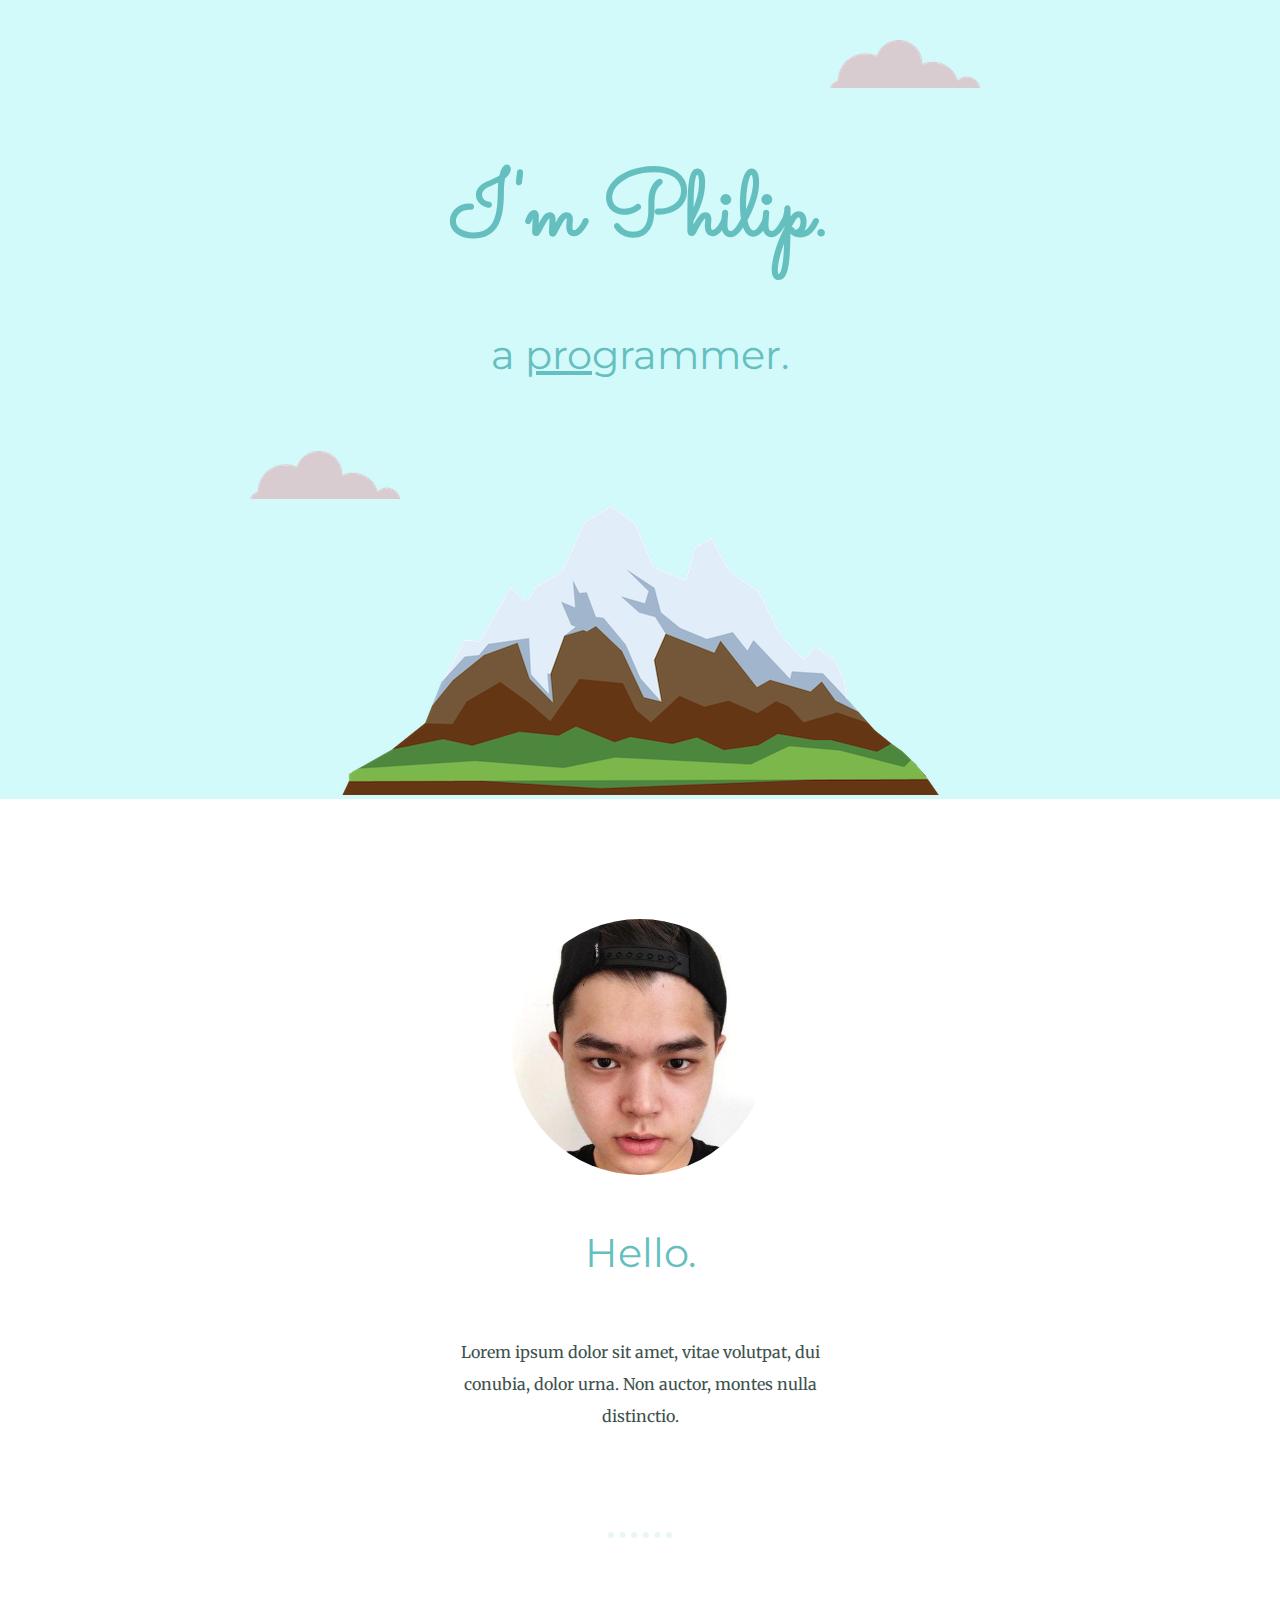
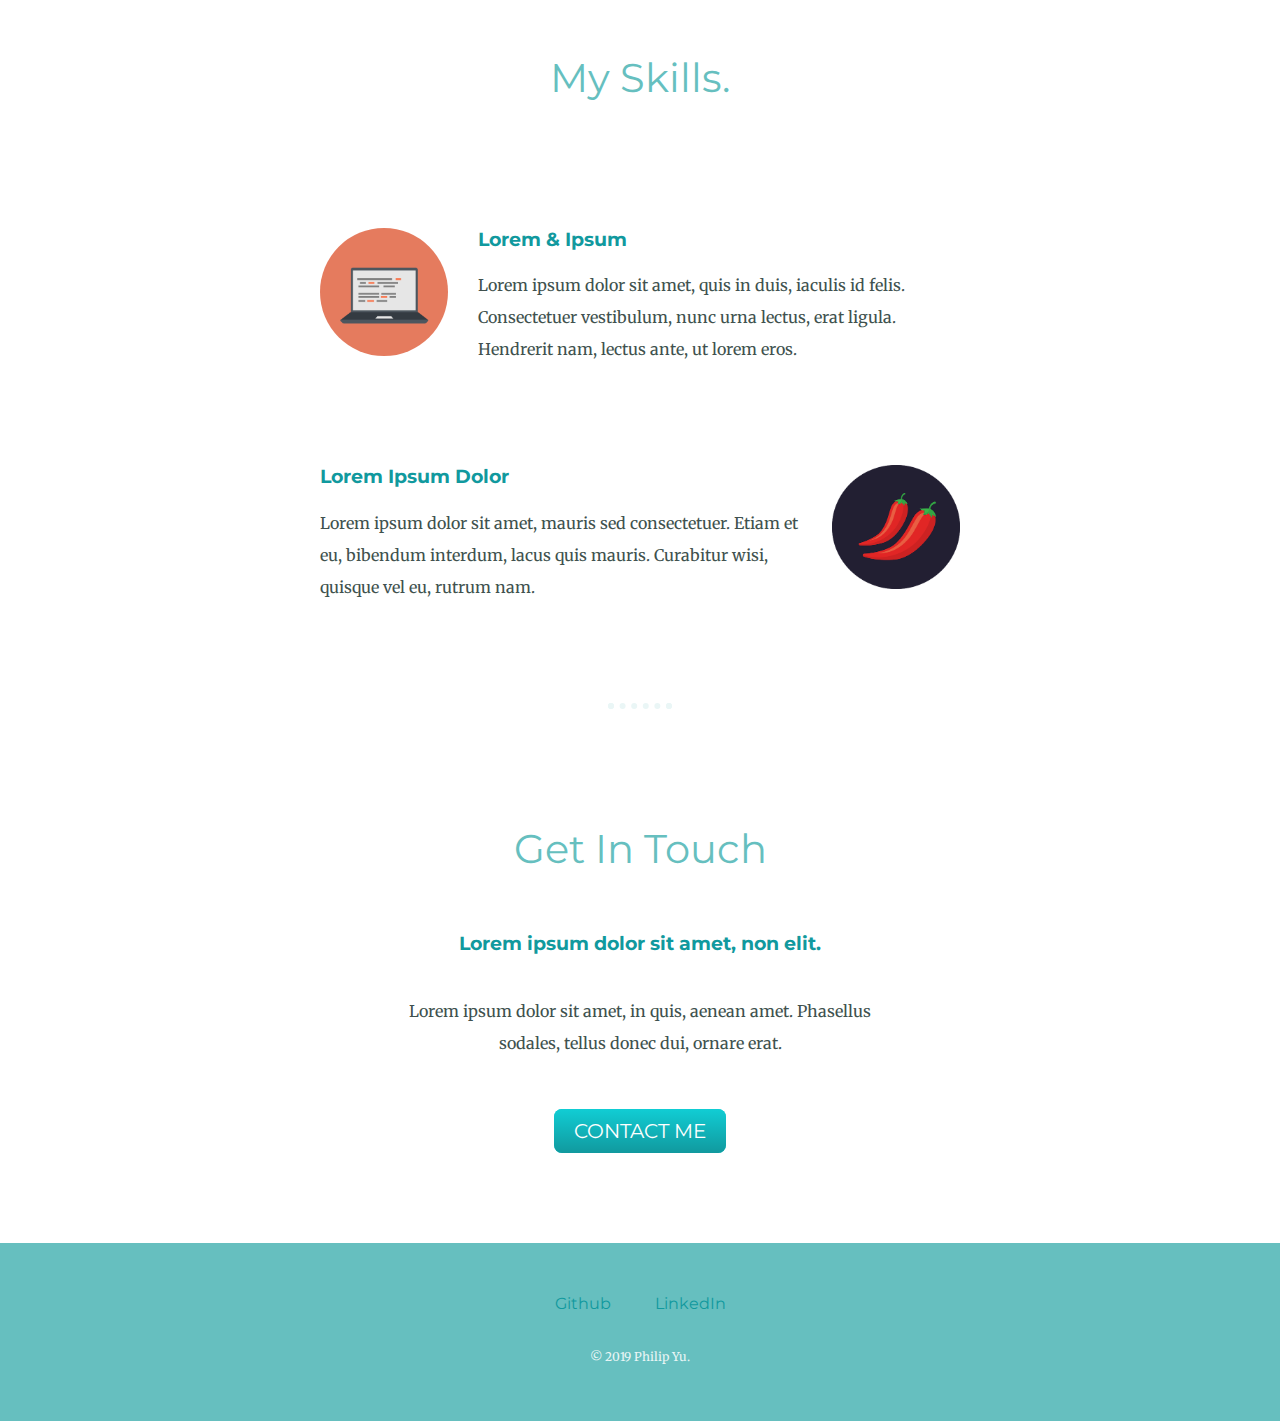
<file: index.html>
<!DOCTYPE html>
<html lang="en" dir="ltr">

<head>
  <meta charset="utf-8">
  <title>Philip Yu</title>
  <link rel="stylesheet" href="css/styles.css">
  <link rel="icon" href="favicon.ico">
  <link href="https://fonts.googleapis.com/css?family=Merriweather|Montserrat|Sacramento&display=swap" rel="stylesheet">
</head>

<body>
  <div class="top-container">
    <img class="top-cloud" src="images/cloud.png" alt="cloud-img">
    <h1>I'm Philip.</h1>
    <h2>a <span class="pro">pro</span>grammer.</h2>
    <img class="bottom-cloud" src="images/cloud.png" alt="cloud-img">
    <img src="images/mountain.png" alt="mountain-img">
  </div>

  <div class="middle-container">
    <div class="profile">
      <br>
      <img class="profile-img" src="images/philip.jpeg" alt="profile-img">
      <h2>Hello.</h2>
      <p class="intro">Lorem ipsum dolor sit amet, vitae volutpat, dui conubia, dolor urna. Non auctor, montes nulla distinctio.</p>
    </div>
    <hr>
    <div class="skills">
      <h2>My Skills.</h2>
      <div class="skill-row">
        <img class="computer-img" src="images/computer.png" alt="computer-img">
        <h3>Lorem & Ipsum</h3>
        <p>Lorem ipsum dolor sit amet, quis in duis, iaculis id felis. Consectetuer vestibulum, nunc urna lectus, erat ligula. Hendrerit nam, lectus ante, ut lorem eros.</p>
      </div>
      <div class="skill-row">
        <img class="chillies-img" src="images/chillies.png" alt="chillies-img">
        <h3>Lorem Ipsum Dolor</h3>
        <p>Lorem ipsum dolor sit amet, mauris sed consectetuer. Etiam et eu, bibendum interdum, lacus quis mauris. Curabitur wisi, quisque vel eu, rutrum nam.</p>
      </div>
    </div>
    <hr>
    <div class="contact-me">
      <h2>Get In Touch</h2>
      <h3>Lorem ipsum dolor sit amet, non elit.</h3>
      <p class="contact-message">Lorem ipsum dolor sit amet, in quis, aenean amet. Phasellus sodales, tellus donec dui, ornare erat.</p>
      <a class="btn" href="mailto:yuphilip@gmail.com">CONTACT ME</a>
    </div>
  </div>

  <div class="bottom-container">
    <a class="footer-link" href="https://linkedin.com/in/yuphilip/">Github</a>
    <a class="footer-link" href="https://linkedin.com/in/yuphilip/">LinkedIn</a>
    <p class="copyright">© 2019 Philip Yu.</p>
  </div>

</body>

</html>
</file>
<file: css/styles.css>
body {
  color: #40514E;
  margin: 0;
  text-align: center;
  font-family: 'Merriweather', serif;
}

h1 {
  color: #66BFBF;
  font-family: 'Sacramento', cursive;
  font-size: 5.625rem;
  margin: 50px auto 0 auto;
}

h2 {
  color: #66BFBF;
  font-family: 'Montserrat', sans-serif;
  font-size: 2.5rem;
  font-weight: normal;
  line-height: 2;
  padding-bottom: 10px
}

h3 {
  color: #11999E;
  font-family: 'Montserrat', sans-serif;
}

a {
  color: #11999E;
  font-family: 'Montserrat', sans-serif;
  margin: 10px 20px;
  text-decoration: none;
}

a:hover {
  color: #EAF6F6;
}

p {
  line-height: 2;
}

hr {
  border: dotted #EAF6F6 6px;
  border-bottom: none;
  width: 4%;
  margin: 100px auto 100px auto;
}

.top-container {
  background-color: #d2fafb;
  position: relative;
  padding-top: 100px;
}

.middle-container {
  margin: 100px 0;
}

.bottom-container {
  background-color: #66BFBF;
  padding: 50px 0 20px;
}

.skill-row {
  width: 50%;
  margin: 100px auto 100px auto;
  text-align: left;
}

.pro {
  text-decoration: underline;
}

.intro {
  width: 30%;
  margin: auto;
}

.profile-img {
  border-radius: 50%;
  width: 20%;
  height: 20%;
}

.contact-message {
  width: 40%;
  margin: 40px auto 60px;
}

.copyright {
  color: #EAF6F6;
  font-size: 0.75rem;
  padding: 20px 0;
}

.top-cloud {
  position: absolute;
  right: 300px;
  top: 40px;
}

.bottom-cloud {
  position: absolute;
  left: 250px;
  bottom: 300px;
}

.computer-img {
  border-radius: 50%;
  width: 20%;
  float: left;
  margin-right: 30px;
}

.chillies-img {
  width: 20%;
  float: right;
  margin-left: 30px;
}

.btn {
  background: #11cdd4;
  background-image: -webkit-linear-gradient(top, #11cdd4, #11999e);
  background-image: -moz-linear-gradient(top, #11cdd4, #11999e);
  background-image: -ms-linear-gradient(top, #11cdd4, #11999e);
  background-image: -o-linear-gradient(top, #11cdd4, #11999e);
  background-image: linear-gradient(to bottom, #11cdd4, #11999e);
  -webkit-border-radius: 8;
  -moz-border-radius: 8;
  border-radius: 8px;
  font-family: 'Montserrat', sans-serif;
  color: #ffffff;
  font-size: 20px;
  padding: 10px 20px 10px 20px;
  text-decoration: none;
}

.btn:hover {
  background: #30e3cb;
  background-image: -webkit-linear-gradient(top, #30e3cb, #2bc4ad);
  background-image: -moz-linear-gradient(top, #30e3cb, #2bc4ad);
  background-image: -ms-linear-gradient(top, #30e3cb, #2bc4ad);
  background-image: -o-linear-gradient(top, #30e3cb, #2bc4ad);
  background-image: linear-gradient(to bottom, #30e3cb, #2bc4ad);
  text-decoration: none;
}
</file>
